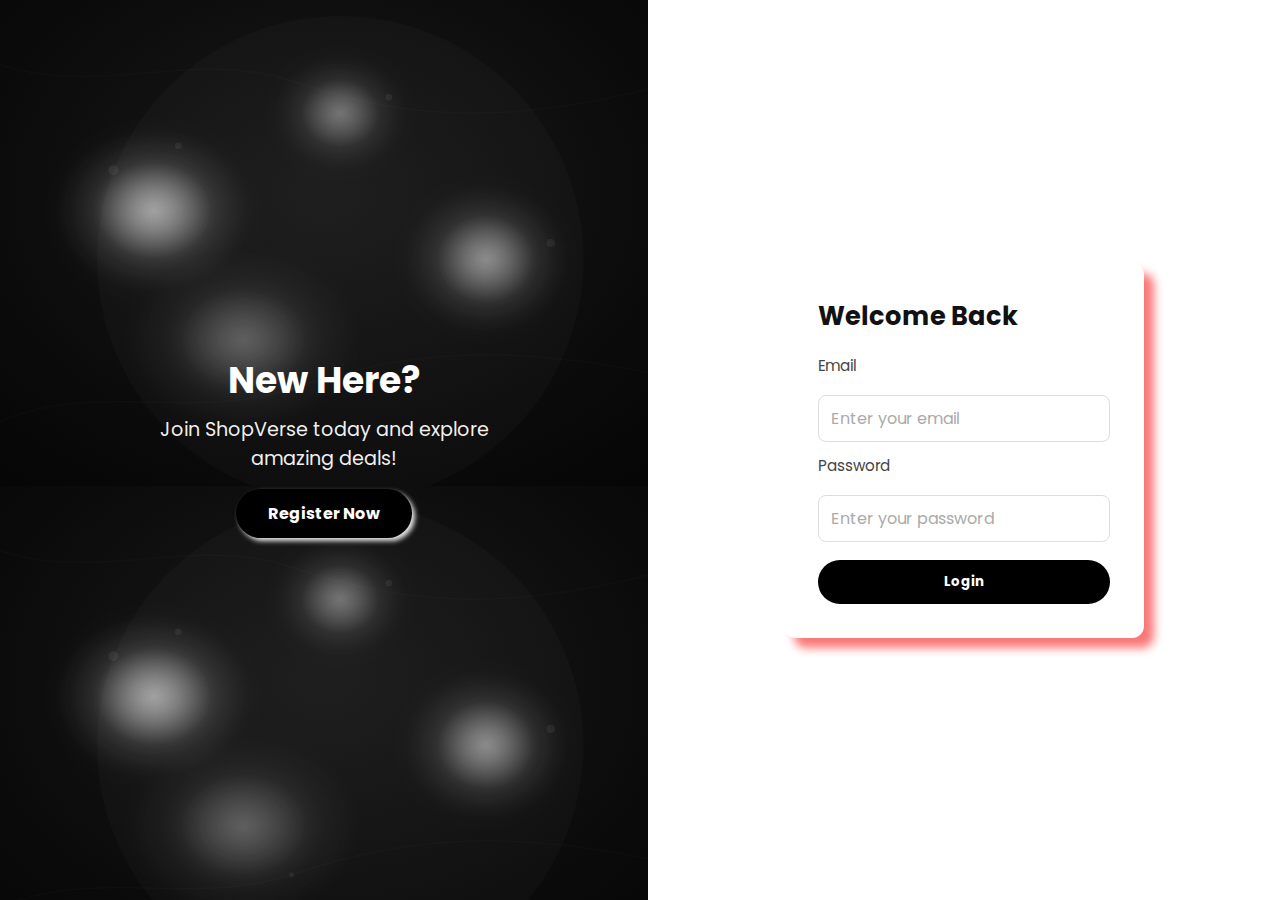
<file: E-commerce/index.html>
<!DOCTYPE html>
<html lang="en">
<head>
  <meta charset="UTF-8" />
  <meta name="viewport" content="width=device-width, initial-scale=1.0" />
  <title>ShopVerse | Login</title>
  <link rel="icon" type="image/svg+xml" href="./images/icons/SVLogo.png">
  <link rel="stylesheet" href="css/login.css" />
  <script src="js/auth.js" defer></script>
  <script defer src="js/protected.js"></script>

</head>

<body>
  <div class="login-container">
    
    <div class="register-side">
      <h1>New Here?</h1>
      <p>Join ShopVerse today and explore amazing deals!</p>
      <a href="register.html" class="register-btn">Register Now</a>
    </div>

    
    <div class="login-side">
      <div class="login-box">
        <h2>Welcome Back</h2>
        <form id="loginForm">
          <label for="email">Email</label>
          <input type="email" id="email" placeholder="Enter your email" required />

          <label for="password">Password</label>
          <input type="password" id="password" placeholder="Enter your password" required />

          <button type="submit" class="login-btn">Login</button>
        </form>
      </div>
    </div>
  </div>
</body>
</html>
</file>
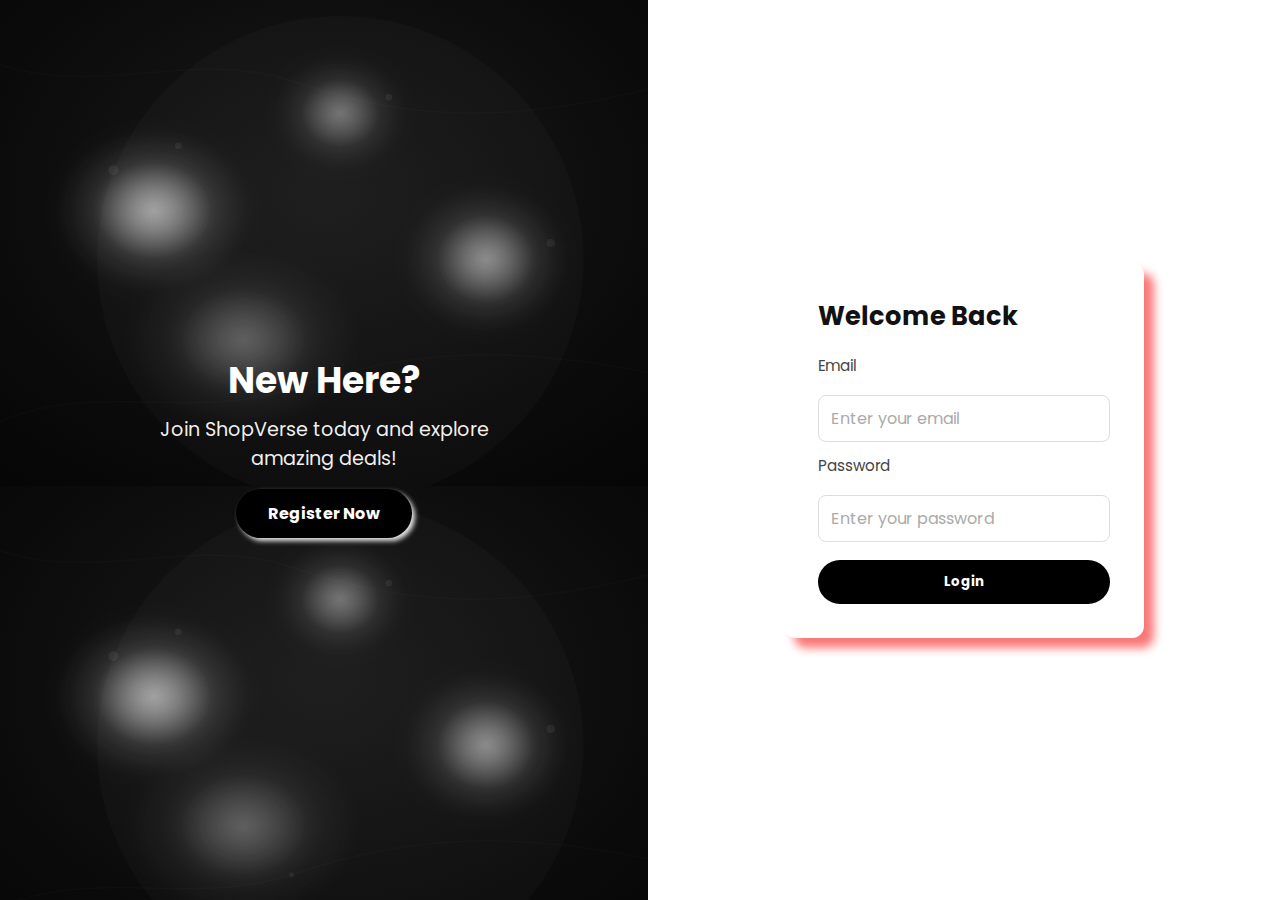
<file: E-commerce/cartPage.html>
<!DOCTYPE html>
<html lang="en">
<head>
    <meta charset="UTF-8">
    <meta name="viewport" content="width=device-width, initial-scale=1.0">
    <title>Your Cart - ShopVerse</title>
    <link rel="icon" type="image/svg+xml" href="./images/icons/SVLogo.png">
    <link rel="stylesheet" href="./css/cartPage.css" />
    <script defer src="./js/cartPage.js"></script>
    <script defer src="js/auth.js"></script>
    <script defer src="js/protected.js"></script>
</head>
<body>
    <header>
        <h1>🛍️ ShopVerse</h1>
        <nav>
            <a href="Home.html">Home</a>
            <span id = "cart-icon">🛒(0)</span>
        </nav>
    </header>

    <main>
        <h2>Your Cart</h2>
        <div id="cart-items" class="cart-container"></div>

        <div class="cart-summary">
            <h3>Total: ₹<span id="cart-total">0</span></h3>
            <button id="clear-cart">Clear Cart❌</button>
        </div>
    </main>

    <footer>
        <p>© 2025 ShopVerse. Built by Mohammed Yahya Ahmed.</p>
      </footer>
</body>
</html>
</file>
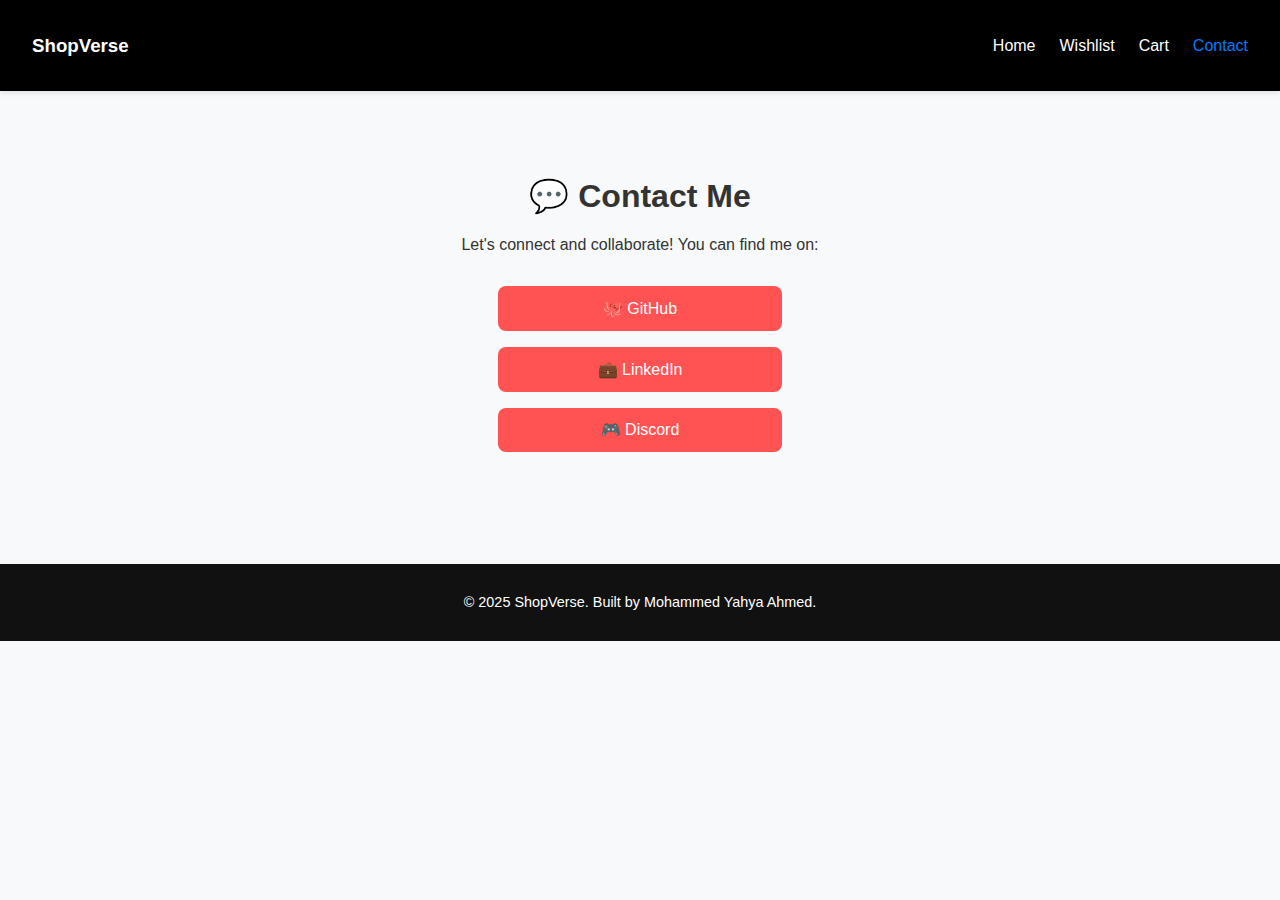
<file: E-commerce/contact.html>
<!DOCTYPE html>
<html lang="en">
<head>
  <meta charset="UTF-8">
  <meta name="viewport" content="width=device-width, initial-scale=1.0">
  <title>Contact | ShopVerse</title>
  <link rel="icon" type="image/svg+xml" href="./images/icons/SVLogo.png">
  <link rel="stylesheet" href="css/contact.css">
</head>
<body>

  <header>
    <nav class="navbar">
      <div class="logo"><h3>ShopVerse</h3></div>
      <ul class="nav-links">
        <li><a href="Home.html">Home</a></li>
        <li><a href="wishlist.html">Wishlist</a></li>
        <li><a href="cartPage.html">Cart</a></li>
        <li><a href="contact.html" class="active">Contact</a></li>
      </ul>
    </nav>
  </header>

  <main class="contact-section">
    <h1>💬 Contact Me</h1>
    <p>Let's connect and collaborate! You can find me on:</p>

    <div class="social-links">
      <a href="https://github.com/Yahyagitt" target="_blank">🐙 GitHub</a>
      <a href="https://www.linkedin.com/in/mohammed-yahya-ahmed-a48604323" target="_blank">💼 LinkedIn</a>
      <a href="https://discord.com/users/1204804803696529472" target="_blank">🎮 Discord</a>
    </div>
  </main>

  <footer>
    <p>© 2025 ShopVerse. Built by Mohammed Yahya Ahmed.</p>
  </footer>

</body>
</html>
</file>
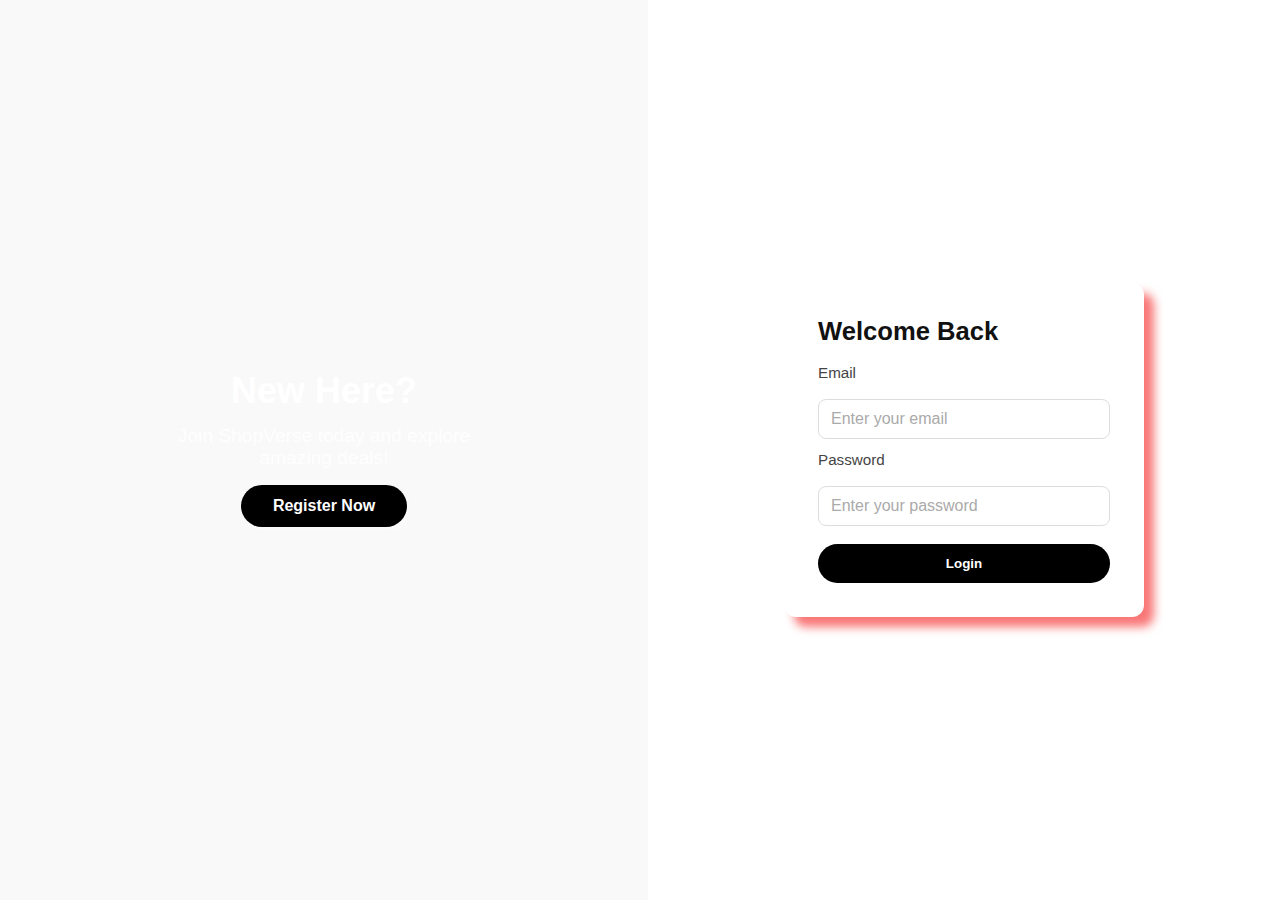
<file: E-commerce/Home.html>
<!DOCTYPE html>
<html lang="en">
<head>
    <meta charset="UTF-8">
    <meta name="viewport" content="width=device-width, initial-scale=1.0">
    <title>ShopVerse | Ecommerce Website</title>
    <link rel="icon" type="image/svg+xml" href="./images/icons/SVLogo.png">
    <link rel="stylesheet" href="css/Home.css">
    <link rel="stylesheet" href="./css/cartSlidebar.css">
    <link rel="stylesheet" href="./css/wishlist.css">
    <script defer src="js/auth.js"></script>
    <script defer src="js/navbar.js"></script>
    <script defer src="js/cart.js"></script>
    <script defer src="js/cartSidebar.js"></script>
    <script defer src="js/protected.js"></script>
    <script type="module" src="js/home.js"></script>
    

    


    
</head>
<body>
    
    
    <header>
        <nav class="navbar">
          
          <div class="menu-icon" id="menuIcon">☰</div>
      
          
          <div class="logo"><h3>ShopVerse</h3></div>
      
          
          <div class="cart-icon" id="cart-icon">🛒</div>
      
          
          <div class="dropdown-menu" id="dropdownMenu">
            <p class="dropdown-greeting">👋 Hi, <span id="username">User</span></p>
            <ul>
              <li><a href="Home.html">Home</a></li>
              <li><a href="contact.html">Contact</a></li>
              <li><a href="wishlist.html">Wishlist</a></li>
              <li><button id="logoutBtn" class="logout-btn">Logout</button></li>
            </ul>
          </div>
        </nav>
      </header>
      

     
      <section class="hero">
        <h1>Welcome to ShopVerse</h1>
        <p>Find your style. Shop the latest products now.</p>
        <button class="btn">Shop Now</button>
      </section>


      
      <section class="search-filter">
        <div class="search-box">
          <input 
            type="text" 
            id="searchInput" 
            placeholder="Search products..." 
          />
        </div>
      
        <div class="filter-box">
          <select id="categoryFilter">
            <option value="all">All Categories</option>
            <option value="electronics">Electronics</option>
            <option value="jewelery">Jewelry</option>
            <option value="men's clothing">Men's Clothing</option>
            <option value="women's clothing">Women's Clothing</option>
          </select>          
        </div>

        <div class="sort-box">
          <select id="sortOptions">
            <option value="default">Sort By</option>
            <option value="priceLowHigh">Price: Low to High</option>
            <option value="priceHighLow">Price: High to Low</option>
            <option value="nameAZ">Name: A–Z</option>
            <option value="nameZA">Name: Z–A</option>
          </select>
        </div>
      </section>


      
      <section class="products" id="product-list">
        
      </section>


      <div class="cart-sidebar-overlay" id="cartOverlay"></div>

        <aside class="cart-sidebar" id="cartSidebar">
            <div class="cart-sidebar-header">
                <h2>Your Cart</h2>
                <button id="closeCartBtn" class="close-cart-btn">❌</button>
            </div>

            <div class="cart-sidebar-items" id="cartSidebarItems">
                
            </div>

            <div class="cart-sidebar-footer">
                <div class="sidebar-total">
                    <p>Total:</p>
                    <span id="sidebarTotal">₹0</span>
                </div>
                <a href="cartPage.html" class="view-cart-btn">View Full Cart</a>

            </div>
        </aside>

        <footer>
          <p>© 2025 ShopVerse. Built by Mohammed Yahya Ahmed.</p>
        </footer>
</body>
</html>
</file>
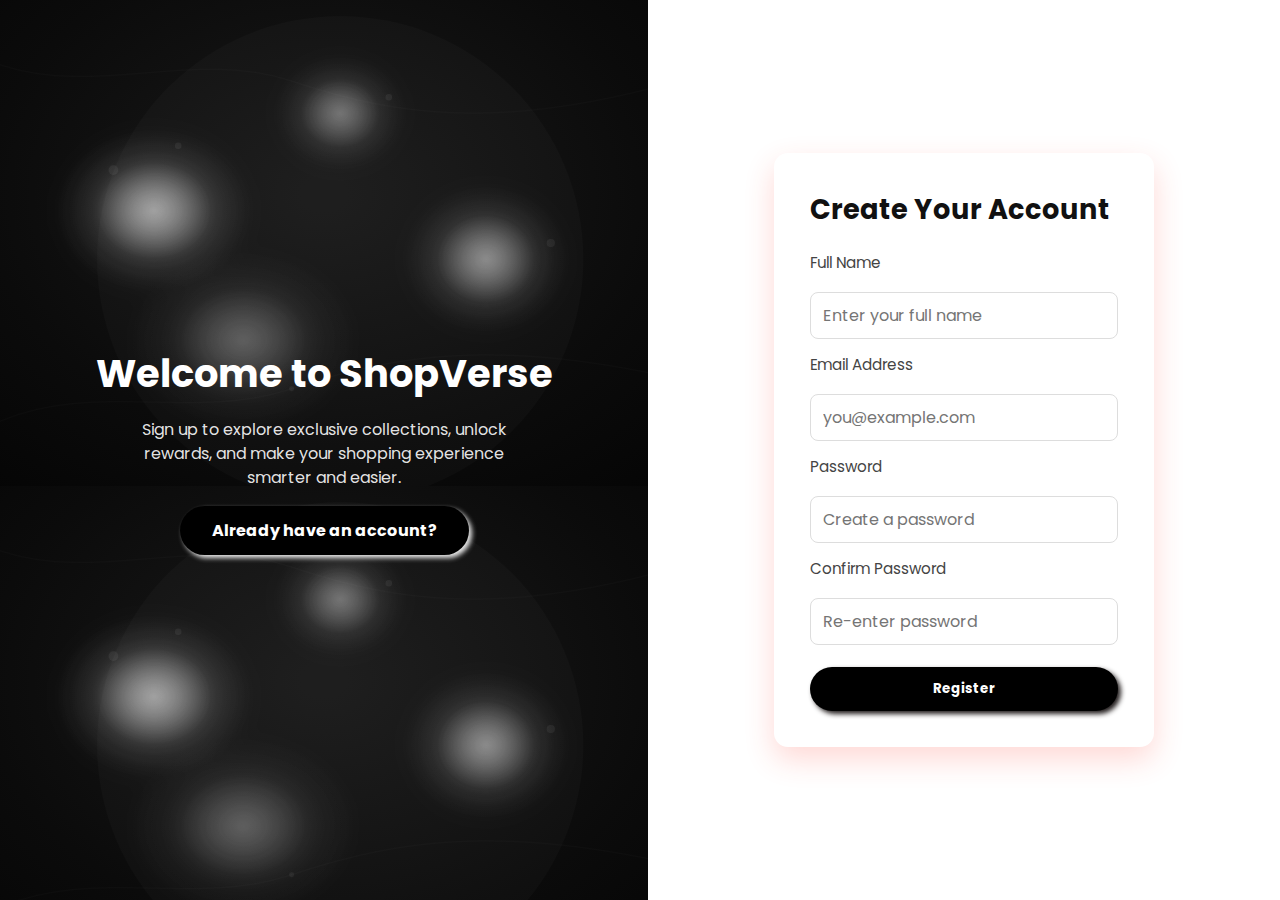
<file: E-commerce/register.html>
<!DOCTYPE html>
<html lang="en">
<head>
  <meta charset="UTF-8">
  <meta name="viewport" content="width=device-width, initial-scale=1.0">
  <title>ShopVerse | Register</title>

 
  <link rel="stylesheet" href="css/register.css">

 
  <link rel="icon" type="image/svg+xml" href="./images/icons/SVLogo.png">


  <script defer src="js/register.js"></script>
</head>
<body>
  
    <div class="register-container">

        
        <div class="visual-side">
            <h1>Welcome to ShopVerse</h1>
            <p>
         Sign up to explore exclusive collections, unlock rewards, 
            and make your shopping experience smarter and easier.
            </p>
            <a href="index.html" class="visual-btn">Already have an account?</a>
        </div>

    
        <div class="form-side">
            <div class="register-box">
                <h2>Create Your Account</h2>
                <form id="registerForm">

                    <label for="username">Full Name</label>
                    <input type="text" id="username" name="username" placeholder="Enter your full name" required>

                    <label for="email">Email Address</label>
                    <input type="email" id="email" name="email" placeholder="you@example.com" required>

                    <label for="password">Password</label>
                    <input type="password" id="password" name="password" placeholder="Create a password" required>

                    <label for="confirmPassword">Confirm Password</label>
                    <input type="password" id="confirmPassword" name="confirmPassword" placeholder="Re-enter password" required>

                    <button type="submit" class="register-btn">Register</button>
                </form>
            </div>
        </div>
    
    </div>

</body>
</html>
</file>
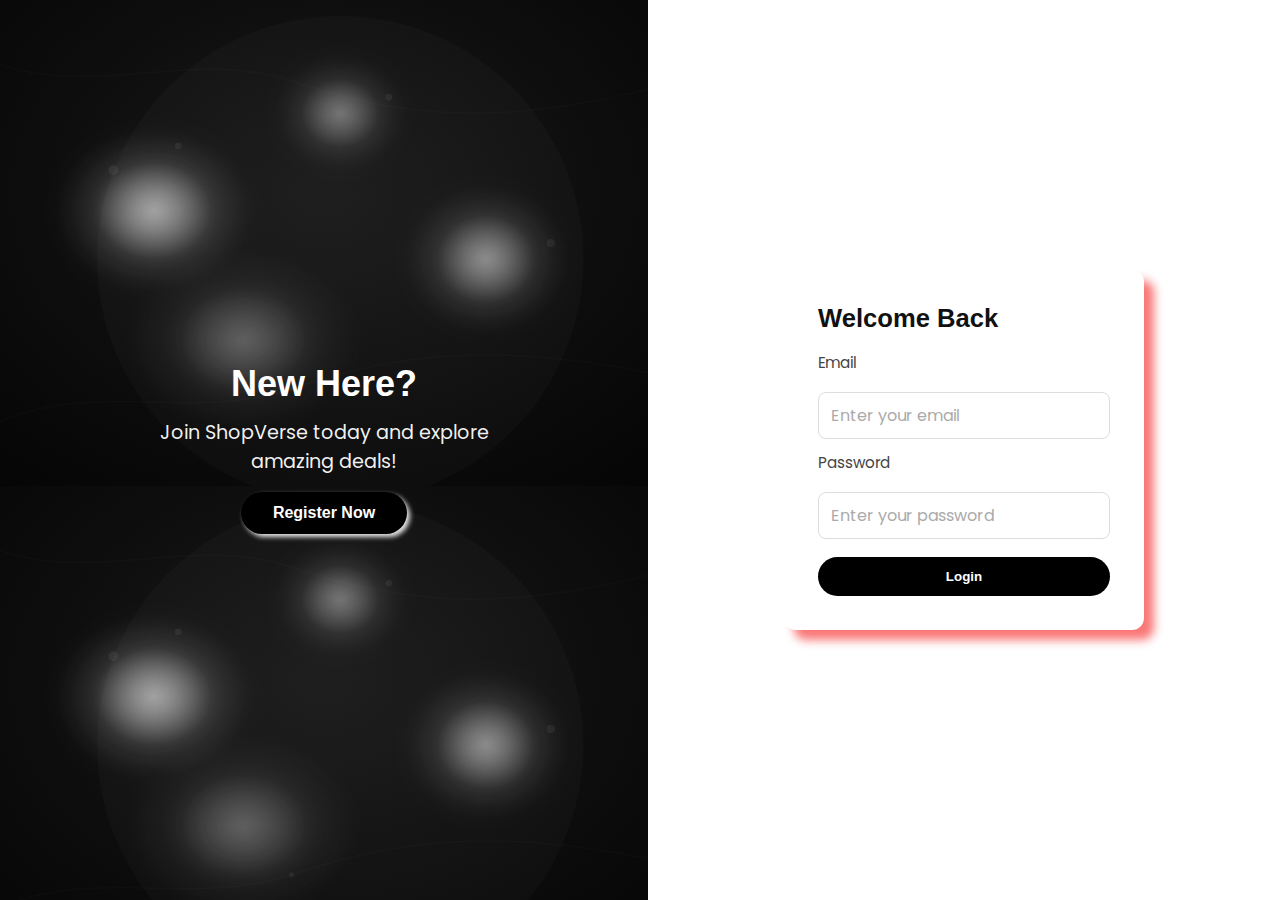
<file: E-commerce/wishlist.html>
<!DOCTYPE html>
<html lang="en">
<head>
    <meta charset="UTF-8">
    <meta name="viewport" content="width=device-width, initial-scale=1.0">
    <title>Your Wishlist - ShopVerse</title>
    <link rel="icon" type="image/svg+xml" href="./images/icons/SVLogo.png">
    <link rel="stylesheet" href="css/cartPage.css">
    <link rel="stylesheet" href="css/wishlist.css">
    <script defer src="js/cart.js"></script>
    <script defer src="js/wishlist.js"></script>
    <script defer src="js/auth.js"></script>
    <script defer src="js/protected.js"></script>
</head>
<body>
    <header>
        <h1>❤️ Wishlist - ShopVerse</h1>
        <nav>
            <a href="Home.html">Home</a>
            <a href="wishlist.html" class="nav-link active">Wishlist ❤️</a>
            <a href="cart.html" id="cart-icon" class="nav-link">🛒(0)</a>

        </nav>
    </header>

    <main>
        <h2>Your Wishlist</h2>
        <div id="wishlist-items" class="cart-container"></div>

        <div class="cart-summary">
            <h3>Total Items: <span id="wishlist-count">0</span></h3>
            <button id="clear-wishlist">Clear Wishlist ❌</button>
        </div>
    </main>

    <footer>
        <p>© 2025 ShopVerse. Built by Mohammed Yahya Ahmed.</p>
      </footer>
</body>
</html>
</file>
<file: E-commerce/css/login.css>
@import url('https://fonts.googleapis.com/css2?family=Poppins:wght@300;400;500;600;700&display=swap');

*{
    margin: 0;
    padding: 0;
    font-family: "Poppins", sans-serif;
    box-sizing: border-box;
}

body{
    background-color: #f9f9f9;
    color: #222;
}


.login-container{
    display: flex;
    height: 100vh;
    width: 100vw;
    overflow: hidden; 
}

.register-side{
    display: flex;
    flex-direction: column;
    flex: 1;
    background: url("../images/registerlogin.svg");
    color: #fff;
    justify-content: center;
    align-items: center;
    text-align: center;
    padding: 48px;
    gap: 16px;
}

.register-side h1{
    font-size: 2.25rem;
    line-height: 1;
    font-weight: 700;
}

.register-side p {
    color: rgba(255,255,255,0.95);
    max-width: 360px;
    font-size: 1.2rem;
}

.register-btn{
    background-color: #000;
    color: #fff;
    text-decoration: none;
    padding: 12px 32px;
    border-radius: 28px;
    font-weight: 700;
    display: inline-block;
    box-shadow: 3px 3px 5px rgba(252, 252, 252, 0.918);
    transition: background 0.8s ease, transfrom 0.12s ease;
}

.register-btn:hover,
.register-btn:focus {
  background-color: #333;
  transform: translateY(-3px);
}



.login-side{
    flex: 1;
    background-color: #ffffff;
    display: flex;
    justify-content: center;
    align-items: center;
    padding: 40px;
}


.login-box{
    width: 360px;
    max-width: 92%;
    background: #ffffff;
    border-radius: 12px;
    padding: 34px;
    box-shadow: 10px 10px 10px rgba(245, 29, 29, 0.6);
}

.login-box h2{
    font-size: 1.6rem;
    margin-bottom: 18px;
    color: #111;
    text-align: left;
}

.login-box form{
    display: flex;
    flex-direction: column;
    gap: 12px;
}


.login-box label{
    font-size: 0.95rem;
    color: #444;
    margin-bottom: 6px;
    display: block;
}



.login-box input {
    padding: 10px 12px;
    font-size: 1rem;
    border: 1px solid #ddd;
    border-radius: 8px;
    outline: none;
    transition: border-color 0.18s ease, box-shadow 0.12s ease;
}

.login-box input::placeholder { color: #aaa }

.login-box input:focus {
    border-color: #ff3b2e;
    box-shadow: 2px 8px 18px rgb(209, 30, 18);
}

.login-btn {
    margin-top: 6px;
    background-color: #000;
    color: #fff;
    border: none;
    padding: 12px;
    border-radius: 24px;
    font-weight: 700;
    cursor: pointer;
    transition: background 0.18s ease, transform 0.12s ease;
}
  
.login-btn:hover,
.login-btn:focus {
    background-color: #333;
    transform: translateY(-2px);
}


@media (max-width: 992px) {
    .register-side h1 { font-size: 2rem; }
    .register-side { padding: 36px; }
    .login-box { padding: 28px; width: 340px; }
}


@media (max-width: 768px) {
    .login-container { 
      flex-direction: column; 
      height: auto; 
      min-height: 100vh; 
    }
  
    .register-side,
    .login-side {
      width: 100%;
      flex: none;
      padding: 36px 22px;
    }
  
    .register-side { order: 0; }
    .login-side { order: 1; }
  
    .register-side h1 { font-size: 1.8rem; }
    .register-side p { font-size: 0.98rem; }
  
    .login-box { 
      width: 100%; 
      max-width: 640px; 
      padding: 22px; 
      border-radius: 10px; 
    }
  
    .login-box h2 { text-align: center; }
  
    .register-btn,
    .login-btn {
      width: 100%;
      display: block;
      text-align: center;
    }
}
  

@media (max-width: 420px) {
    .register-side { padding: 28px 16px; }
    .login-box { padding: 18px; }
    .register-side h1 { font-size: 1.6rem; }
    .login-box h2 { font-size: 1.15rem; }
}
</file>
<file: E-commerce/css/cartPage.css>
body {
  font-family: "Poppins", sans-serif;
  background-color: #f8f9fa;
  margin: 0;
  padding: 0;
  color: #222;
}


header {
  width: 100%;
  background-color: #000;
  color: #fff;
  display: flex;
  justify-content: space-between;
  align-items: center;
  padding: 15px 30px;
  box-sizing: border-box;
}

header h1 {
  font-size: 1.8rem;
  font-weight: 600;
  margin: 0;
  display: flex;
  align-items: center;
  gap: 8px;
}

nav a {
  color: #fff;
  text-decoration: none;
  font-size: 1rem;
  margin-left: 15px;
  transition: 0.3s ease;
}

nav a:hover {
  color: #ff6b6b;
  text-decoration: underline;
}


.cart-container {
  display: grid;
  grid-template-columns: repeat(auto-fit, minmax(380px, 1fr));
  gap: 25px;
  width: 90%;
  max-width: 1100px;
  margin: 40px auto;
  box-sizing: border-box;
}


.cart-item {
  display: flex;
  align-items: center;
  background: #fff;
  padding: 15px 20px;
  border-radius: 12px;
  box-shadow: 10px 10px 10px rgba(0, 0, 0, 0.3);
  gap: 20px;
  transition: transform 0.25s ease;
  border: 1px solid #eee;
}

.cart-item:hover {
  transform: translateY(-3px);
}

.cart-item img {
  width: 110px;
  height: 110px;
  border-radius: 10px;
  object-fit: cover;
}


.item-details {
  flex: 1;
  display: flex;
  flex-direction: column;
  justify-content: space-between;
}

.item-details h3 {
  font-size: 1.1rem;
  font-weight: 600;
  margin-bottom: 5px;
}

.item-details p {
  font-weight: bold;
  color: #222;
  margin-bottom: 10px;
}

.quantity-controls {
  display: flex;
  align-items: center;
  gap: 10px;
}

.quantity-controls button {
  background-color: #ff6b6b;
  color: #fff;
  border: none;
  padding: 6px 12px;
  border-radius: 5px;
  font-size: 1rem;
  cursor: pointer;
  transition: 0.3s ease;
}

.quantity-controls button:hover {
  background-color: #ff5252;
}

.quantity-controls span {
  font-weight: bold;
  font-size: 1rem;
}


.cart-summary {
  width: 90%;
  max-width: 800px;
  margin: 0 auto 40px auto;
  text-align: center;
  background: #fff;
  padding: 25px 30px;
  border-radius: 12px;
  box-shadow: 10px 10px 10px rgba(0, 0, 0, 0.3);
}

.cart-summary h3 {
  font-size: 1.5rem;
  margin-bottom: 15px;
  font-weight: 600;
}

#clear-cart {
  background-color: #000;
  color: white;
  padding: 10px 25px;
  border: none;
  border-radius: 5px;
  cursor: pointer;
  font-weight: 500;
  transition: 0.3s ease;
}

#clear-cart:hover {
  background-color: #ff6b6b;
}


.empty-cart {
  grid-column: 1 / -1;
  text-align: center;
  font-size: 1.2rem;
  color: #777;
  margin-top: 50px;
}

footer {
  background: #111;
  color: #fff;
  padding: 1rem;
  margin-top: 3rem;
  font-size: 0.9rem;
}


@media (max-width: 768px) {
  html, body {
    width: 100%;
    overflow-x: hidden;
  }
  
  header {
    width: 100vw;
    box-sizing: border-box;
  }
  header a{
    margin-right: 5px;
  }
  .cart-item {
    flex-direction: column;
    align-items: center;
    text-align: left;
    padding: 20px;
  }

  .cart-item img {
    width: 160px;
    height: 160px;
    border-radius: 10px;
    margin-bottom: 10px;
  }

  .item-details {
    width: 100%;
    align-items: flex-start;
  }

  .item-details h3 {
    font-size: 1rem;
  }

  .quantity-controls {
    margin-top: 5px;
  }
}
</file>
<file: E-commerce/css/contact.css>
body {
  font-family: "Poppins", sans-serif;
  margin: 0;
  background: #f8f9fa;
  color: #333;
  text-align: center;
}

/* Navbar */
.navbar {
  display: flex;
  justify-content: space-between;
  align-items: center;
  background: black;
  color: white;
  padding: 1rem 2rem;
  box-shadow: 0 2px 5px rgba(0, 0, 0, 0.1);
  flex-wrap: wrap;
}

.navbar h1 {
  font-size: 1.5rem;
  margin: 0;
}

.nav-links {
  list-style: none;
  display: flex;
  gap: 1.5rem;
  padding: 0;
  margin: 0;
}

.nav-links a {
  text-decoration: none;
  font-weight: 500;
  color: white;
  transition: color 0.2s;
}

.nav-links a:hover {
  color: #007bff;
}

.nav-links a.active {
  color: #007bff;
}


.contact-section {
  padding: 4rem 1rem;
}

.social-links {
  margin-top: 2rem;
  display: flex;
  flex-direction: column;
  gap: 1rem;
  align-items: center;
}

.social-links a {
  text-decoration: none;
  color: #fff;
  background: #ff5252;
  padding: 0.8rem 2rem;
  border-radius: 8px;
  font-size: 1rem;
  width: 220px;
  transition: 0.2s;
}

.social-links a:hover {
  background: #ff6b6b;
}


footer {
  background: #111;
  color: #fff;
  padding: 1rem;
  margin-top: 3rem;
  font-size: 0.9rem;
}


@media (max-width: 768px) {
  .navbar {
    flex-direction: column;
    align-items: center;
    padding: 1rem;
  }

  .nav-links {
    flex-direction: column;
    gap: 1rem;
    margin-top: 0.5rem;
  }

  .social-links a {
    width: 80%;
    font-size: 1rem;
  }

  .contact-section {
    padding: 3rem 1rem;
  }
}

@media (max-width: 480px) {
  .navbar h1 {
    font-size: 1.2rem;
  }

  .social-links a {
    font-size: 0.9rem;
    padding: 0.7rem 1rem;
  }

  footer {
    font-size: 0.8rem;
  }
}
</file>
<file: E-commerce/css/Home.css>
@import url('https://fonts.googleapis.com/css2?family=Poppins:ital,wght@0,100;0,200;0,300;0,400;0,500;0,600;0,700;0,800;0,900;1,100;1,200;1,300;1,400;1,500;1,600;1,700;1,800;1,900&display=swap');

*{
    margin: 0;
    padding: 0;
    box-sizing: border-box;
    font-family: "Poppins", sans-serif;
}

body {
    background-color: #f9f9f9;
    color: #333;
    /* padding-top: 80px; */
}



header{
    background-color: #111;
    color: white;
    padding: 15px 0px 20px;
    position: fixed;
    top: 0;
    left: 0;
    width: 100%;
    z-index: 1000;
}

.navbar{
    display: flex;
    justify-content: space-between;
    align-items: center;
}

.logo{
    font-size: 1rem;
    display: flex; align-items: center; gap: 8px;
}

.nav-links{
    list-style: none;
    display: flex;
    gap: 12px;
    /* margin-left: 15px; */
}

.nav-links a {
    text-decoration: none;
    color: white;
    font-weight: 500;
    transition: 0.3s ease;
}

.nav-links a:hover{
    color: #ff6f61;
    text-decoration: underline;
}

.hero{
    background: url('https://images.unsplash.com/photo-1523275335684-37898b6baf30?auto=format&fit=crop&w=1350&q=80') no-repeat center/cover;
    height: 60vh;
    display: flex;
    flex-direction: column;
    justify-content: center;
    align-items: center;
    text-align: center;
    color: white;
    margin-top: 70px;
}

.hero h1{
    font-size: 3rem;
    margin-bottom: 10px;
}

.hero p {
    font-size: 1.2rem;
    margin-bottom: 20px;
}

.btn{
    background-color: #ff6f61;
    color: white;
    border: none;
    padding: 10px 20px;
    font-size: 1rem;
    border-radius: 5px;
    cursor: pointer;
    transition: 0.3s;
}

.btn:hover{
    background-color: #ff3b2e;
    transform: scale(1.05);
}

.products{
    display: grid;
    grid-template-columns: repeat(auto-fit, minmax(250px, 1fr));
    gap:20px;
    padding: 40px;
    align-items: start;
}

.product-card {
    background: white;
    padding: 15px;
    border-radius: 10px;
    text-align: center;
    box-shadow: 0 2px 8px rgba(0,0,0,0.1);
    transition: transform 0.3s ease;
    min-height: 400px;
}

.product-card:hover{
    transform: translateY(-5px) scale(1.05);
}

.product-card img{
    width: 100%;
    height: 250px;
    object-fit: cover;
    border-radius: 10px;
    margin-bottom: 10px;
}

@media (max-width:600px) {
    .navbar{
        display: flex;
        justify-content:space-evenly;
        align-items: center;
    }
    .nav-links{
        list-style: none;
        display: flex;
        justify-content: space-evenly;
        align-items: center;
        gap: 12px;
        margin-left: 10px;
    }
    .logo{
        margin-left: j0;
        padding-left: 0;
    }
}



.menu-icon {
    font-size: 1.8rem;
    cursor: pointer;
    padding: 5px 15px;
    user-select: none;
}

.cart-icon {
    font-size: 1.6rem;
    cursor: pointer;
    padding-right: 15px;
}


.dropdown-menu {
    position: absolute;
    top: 60px; 
    left: 0;
    width: 100%;
    background-color: #111;
    color: rgb(236, 105, 105);
    text-align: center;
    padding: 15px 0;
    border-bottom: 2px solid #352524;
    transform: translateY(-120%);
    opacity: 0;
    transition: all 0.3s ease;
    z-index: 99;
}


.dropdown-menu.active {
    transform: translateY(0);
    opacity: 1;
}


.dropdown-menu ul {
    list-style: none;
    padding: 0;
    margin: 0;
}

.dropdown-menu li {
    margin: 10px 0;
}

.dropdown-menu a {
    text-decoration: none;
    color: white;
    font-weight: 500;
    transition: color 0.3s ease;
}

.dropdown-menu a:hover {
    color: #ff4332;
}


.dropdown-greeting {
    font-size: 1.1rem;
    font-weight: 600;
    margin-bottom: 10px;
    border-bottom: 1px solid #444;
    padding-bottom: 5px;
    color: #ff6f61;
}

.logout-btn {
    background-color: #ff6f61;
    color: white;
    border: none;
    padding: 8px 18px;
    border-radius: 5px;
    font-weight: 500;
    cursor: pointer;
    transition: 0.3s ease;
}
  
.logout-btn:hover {
    background-color: #ff3b2e;
}


@media (max-width: 600px) {
    .hamburger {
        padding-left: 10px;
    }

    .cart-icon {
        padding-right: 10px;
    }

    .dropdown-menu {
        font-size: 0.9rem;
    }
}



.search-filter {
    display: flex;
    justify-content: center;
    align-items: center;
    gap: 15px;
    padding: 20px 40px;
    background-color: #fff;
    box-shadow: 0 2px 8px rgba(0, 0, 0, 0.05);
    border-radius: 8px;
    margin: 20px auto;
    max-width: 900px;
  }
  
  .search-filter input,
  .search-filter select {
    padding: 10px 15px;
    font-size: 1rem;
    border: 1px solid #ddd;
    border-radius: 6px;
    outline: none;
    transition: all 0.3s ease;
  }
  
  .search-filter input {
    flex: 1;
    min-width: 250px;
  }
  
  .search-filter input:focus,
  .search-filter select:focus {
    border-color: #ff6f61;
    box-shadow: 0 0 5px rgba(255, 111, 97, 0.3);
  }
  
  .search-filter select {
    cursor: pointer;
    background-color: #fff;
  }
  

  @media (max-width: 600px) {
    .search-filter {
      flex-direction: column;
      gap: 10px;
      padding: 15px 20px;
    }
  
    .search-filter input,
    .search-filter select {
      width: 100%;
    }
  }



.sort-box select {
    padding: 10px 14px;
    font-size: 1rem;
    border: 1px solid #ddd;
    border-radius: 6px;
    outline: none;
    transition: box-shadow 0.18s ease, border-color 0.18s ease;
    background: #fff;
    cursor: pointer;
    min-width: 160px;
  }
  
  .search-filter .sort-box {
    display: flex;
    align-items: center;
  }
  
  footer {
    background: #111;
    color: #fff;
    padding: 1rem;
    margin-top: 3rem;
    font-size: 0.9rem;
  }

  @media (max-width: 600px) {
    .search-filter {
      flex-direction: column;
      gap: 12px;
      padding: 12px 16px;
    }
  
    .search-filter .sort-box,
    .search-filter .filter-box,
    .search-filter .search-box {
      width: 100%;
    }
  
    .search-filter .sort-box select {
      width: 100%;
    }
  }
</file>
<file: E-commerce/css/cartSlidebar.css>
.cart-sidebar {
    position: fixed;
    top: 0;
    right: 0;
    width: 400px;
    height: 100vh;
    background-color: #fff;
    box-shadow: -2px 0 10px rgba(0, 0, 0, 0.2);
    transform: translateX(100%);
    transition: none;
    z-index: 2000;
  }
  
body.loaded .cart-sidebar {
    transition: transform 0.3s ease-in-out;
  }

.cart-sidebar.active {
    transform: translateX(0);
  }
  


.cart-sidebar-overlay{
    position: fixed;
    top: 0;
    left: 0;
    width: 100vw;
    height: 100vh;
    background: rgba(0, 0, 0, 0.4);
    opacity: 0;
    visibility: hidden;
    transition: opacity
    0.3s ease;
    z-index: 1500;
}

.cart-sidebar-overlay.active{
    opacity: 1;
    visibility: visible;
}


.cart-sidebar-header{
    display: flex;
    justify-content: space-between;
    align-items: center;
    padding: 18px 20px;
    background-color: #000;
    color: #fff;
}

.cart-sidebar-header h2{
    font-size: 1.3rem;
    margin: 0;
}

.close-cart-btn{
    background: transparent;
    border: none;
    color: #fff;
    font-size: 1.6rem;
    cursor: pointer;
    transition: 0.3s ease;
}

.close-cart-btn:hover{
    color: #ff6b6b;
}


.cart-sidebar-items{
    flex: 1;
    padding: 15px 20px;
    overflow-y: auto;
}

.cart-sidebar-item{
    display: flex;
    align-items: center;
    gap: 10px;
    margin-bottom: 15px;
}

.cart-sidebar-item img{
    width: 60px;
    height: 60px;
    border-radius: 8px;
    object-fit: cover;
}

.cart-sidebar-item p{
    flex: 1;
    font-size: 0.95rem;
    font-weight: 500;
    color: #333;
}


.cart-sidebar-footer {
    padding: 20px;
    border-top: 1px solid #eee;
    background-color: #fafafa;
}

.sidebar-total{
    display: flex;
    justify-content: space-between;
    font-size: 1.1rem;
    font-weight: 600;
    margin-bottom: 15px;
}

.view-cart-btn {
    display: block;
    text-align: center;
    width: 100%;
    background-color: #000;
    color: #fff;
    text-decoration: none;
    padding: 10px 0;
    border-radius: 6px;
    font-weight: 500;
    cursor: pointer;
    transition: 0.3s ease;
}

.view-cart-btn:hover {
    background-color: #ff6b6b;
    color: #fff;
}

footer {
    background: #111;
    color: #fff;
    padding: 1rem;
    margin-top: 3rem;
    font-size: 0.9rem;
  }

@media (max-width: 768px) {
    .cart-sidebar {
      width: 80%;
    }
  }

.empty-msg {
    text-align: center;
    color: #777;
    font-style: italic;
    margin-top: 20px;
}
</file>
<file: E-commerce/css/wishlist.css>
.wishlist-btn {
  background: none;
  border: none;
  font-size: 1.5rem;
  cursor: pointer;
  transition: transform 0.2s ease, color 0.2s ease;
}

.wishlist-btn:hover {
  transform: scale(1.2);
}

.wishlist-btn.active {
  color: red;
}


.product-actions {
  display: flex;
  align-items: center;
  justify-content: space-between;
  gap: 0.6rem;
  margin-top: 0.6rem;
}

.product-actions .btn {
  flex: 1;
  padding: 0.5rem 0.8rem;
  font-size: 0.9rem;
}

.product-actions .wishlist-btn {
  font-size: 1.4rem;
}


.product-card {
  display: flex;
  flex-direction: column;
  background: #fff;
  border-radius: 12px;
  box-shadow: 0 3px 8px rgba(0,0,0,0.1);
  overflow: hidden;
  transition: transform 0.2s ease, box-shadow 0.2s ease;
  width: 250px;
  text-align: center;
}

.product-card img {
  width: 100%;
  height: 200px;
  object-fit: cover;
}

.product-card:hover {
  transform: translateY(-3px);
  box-shadow: 0 5px 15px rgba(0,0,0,0.15);
}


.product-details {
  padding: 0.8rem;
}

.product-details h3 {
  font-size: 1rem;
  margin: 0.4rem 0;
}

.product-details p {
  font-size: 0.95rem;
  color: #333;
}


.products {
  display: grid;
  grid-template-columns: repeat(auto-fit, minmax(230px, 1fr));
  gap: 1.2rem;
  padding: 1.5rem;
}

footer {
  background: #111;
  color: #fff;
  padding: 1rem;
  margin-top: 3rem;
  font-size: 0.9rem;
}

@media (max-width: 600px) {
  .product-card {
    width: 100%;
  }

  .product-actions {
    flex-direction: column;
    align-items: stretch;
  }

  .product-actions .btn,
  .product-actions .wishlist-btn {
    width: 100%;
  }

  .wishlist-btn {
    font-size: 1.6rem;
  }
}



.add-to-cart-btn,
.remove-btn {
  background-color: #000;
  color: #fff;
  border: none;
  padding: 8px 12px;
  border-radius: 8px;
  cursor: pointer;
  font-weight: 600;
}

.add-to-cart-btn:hover,
.remove-btn:hover {
  background-color: #333;
}

.cart-item .item-details {
  flex: 1;
}



.wishlist-container {
  display: flex;
  flex-direction: column;
  gap: 1rem;
  padding: 1.5rem;
}


.wishlist-item {
  display: flex;
  align-items: center;
  justify-content: space-between;
  background: #fff;
  border-radius: 12px;
  box-shadow: 0 3px 8px rgba(0, 0, 0, 0.1);
  padding: 1rem 1.2rem;
  margin: 1rem auto;
  max-width: 800px;
  transition: transform 0.2s ease, box-shadow 0.2s ease;
}

.wishlist-item:hover {
  transform: translateY(-3px);
  box-shadow: 0 5px 15px rgba(0, 0, 0, 0.15);
}

.wishlist-item img {
  width: 120px;
  height: 120px;
  object-fit: cover;
  border-radius: 10px;
}

.item-details {
  flex: 1;
  margin-left: 1.2rem;
}

.item-details h3 {
  font-size: 1.1rem;
  margin-bottom: 0.4rem;
}

.item-details p {
  font-size: 1rem;
  font-weight: 600;
  color: #222;
}

.item-actions {
  display: flex;
  flex-direction: column;
  gap: 0.5rem;
}

.add-to-cart-btn,
.remove-btn,
#clear-wishlist {
  background-color: #ff6b6b;
  color: #fff;
  border: none;
  padding: 8px 14px;
  border-radius: 8px;
  cursor: pointer;
  font-weight: 600;
  transition: background 0.2s ease, transform 0.2s ease;
}

.add-to-cart-btn:hover,
.remove-btn:hover,
#clear-wishlist:hover {
  background-color: #ff4b4b;
  transform: translateY(-2px);
}


@media (max-width: 600px) {
  .wishlist-item {
    flex-direction: column;
    text-align: center;
  }

  .item-actions {
    flex-direction: row;
    justify-content: center;
  }

  .wishlist-item img {
    margin-bottom: 0.8rem;
  }
}
</file>
<file: E-commerce/css/register.css>
@import url('https://fonts.googleapis.com/css2?family=Poppins:wght@300;400;500;600;700&display=swap');

* {
  margin: 0;
  padding: 0;
  box-sizing: border-box;
  font-family: "Poppins", sans-serif;
}

body {
  background-color: #f9f9f9;
  color: #222;
}


.register-container {
  display: flex;
  height: 100vh;
  width: 100vw;
  overflow: hidden;
}


.visual-side {
  flex: 1;
  background: url('../images/registerlogin.svg');
  color: #fff;
  display: flex;
  flex-direction: column;
  justify-content: center;
  align-items: center;
  text-align: center;
  padding: 48px;
  gap: 16px;
  position: relative;
  overflow: hidden;
}



.visual-side h1,
.visual-side p,
.visual-btn {
  position: relative;
  z-index: 1;
}

.visual-side h1 {
  font-size: 2.4rem;
  font-weight: 700;
}

.visual-side p {
  color: rgba(255, 255, 255, 0.9);
  max-width: 380px;
  font-size: 1rem;
  line-height: 1.5;
}

/* Black button */
.visual-btn {
  background-color: #000;
  color: #fff;
  text-decoration: none;
  padding: 12px 32px;
  border-radius: 28px;
  font-weight: 700;
  display: inline-block;
  box-shadow: 3px 3px 5px rgba(252, 252, 252, 0.918);
  transition: background 0.3s ease, transform 0.2s ease;
}

.visual-btn:hover {
  background-color: #333;
  transform: translateY(-3px);
}



.form-side {
  flex: 1;
  background-color: #fff;
  display: flex;
  justify-content: center;
  align-items: center;
  padding: 40px;
}

.register-box {
  width: 380px;
  max-width: 92%;
  background: #fff;
  border-radius: 14px;
  padding: 36px;
  box-shadow: 0 12px 30px rgba(255, 59, 46, 0.2);
}

.register-box h2 {
  font-size: 1.7rem;
  margin-bottom: 20px;
  color: #111;
  text-align: left;
}

.register-box form {
  display: flex;
  flex-direction: column;
  gap: 14px;
}

.register-box label {
  font-size: 0.95rem;
  color: #444;
  margin-bottom: 4px;
}

.register-box input {
  padding: 10px 12px;
  font-size: 1rem;
  border: 1px solid #ddd;
  border-radius: 8px;
  outline: none;
  transition: border-color 0.18s ease, box-shadow 0.12s ease;
}

.register-box input:focus {
  border-color: #ff3b2e;
  box-shadow: 8px 8px 18px rgba(22, 18, 18, 0.3);
}

.register-btn {
  margin-top: 8px;
  background-color: #000;
  color: #fff;
  border: none;
  padding: 12px;
  border-radius: 24px;
  font-weight: 700;
  cursor: pointer;
  box-shadow: 3px 3px 5px rgba(15, 10, 10, 0.918);
  transition: background 0.3s ease, transform 0.2s ease;
}

.register-btn:hover {
  background-color: #333;
  transform: translateY(-2px);
}


@media (max-width: 992px) {
  .visual-side h1 { font-size: 2rem; }
  .register-box { padding: 28px; width: 340px; }
}

@media (max-width: 768px) {
  .register-container {
    flex-direction: column;
    height: auto;
    min-height: 100vh;
  }

  .visual-side,
  .form-side {
    width: 100%;
    flex: none;
    padding: 36px 22px;
  }

  .visual-side { order: 0; }
  .form-side { order: 1; }

  .visual-side h1 { font-size: 1.8rem; }
  .visual-side p { font-size: 1rem; }

  .register-box {
    width: 100%;
    max-width: 640px;
    padding: 22px;
    border-radius: 10px;
  }

  .register-box h2 { text-align: center; }

  .visual-btn,
  .register-btn {
    width: 100%;
    display: block;
    text-align: center;
  }
}

@media (max-width: 420px) {
  .visual-side { padding: 28px 16px; }
  .register-box { padding: 18px; }
  .visual-side h1 { font-size: 1.6rem; }
  .register-box h2 { font-size: 1.15rem; }
}
</file>
